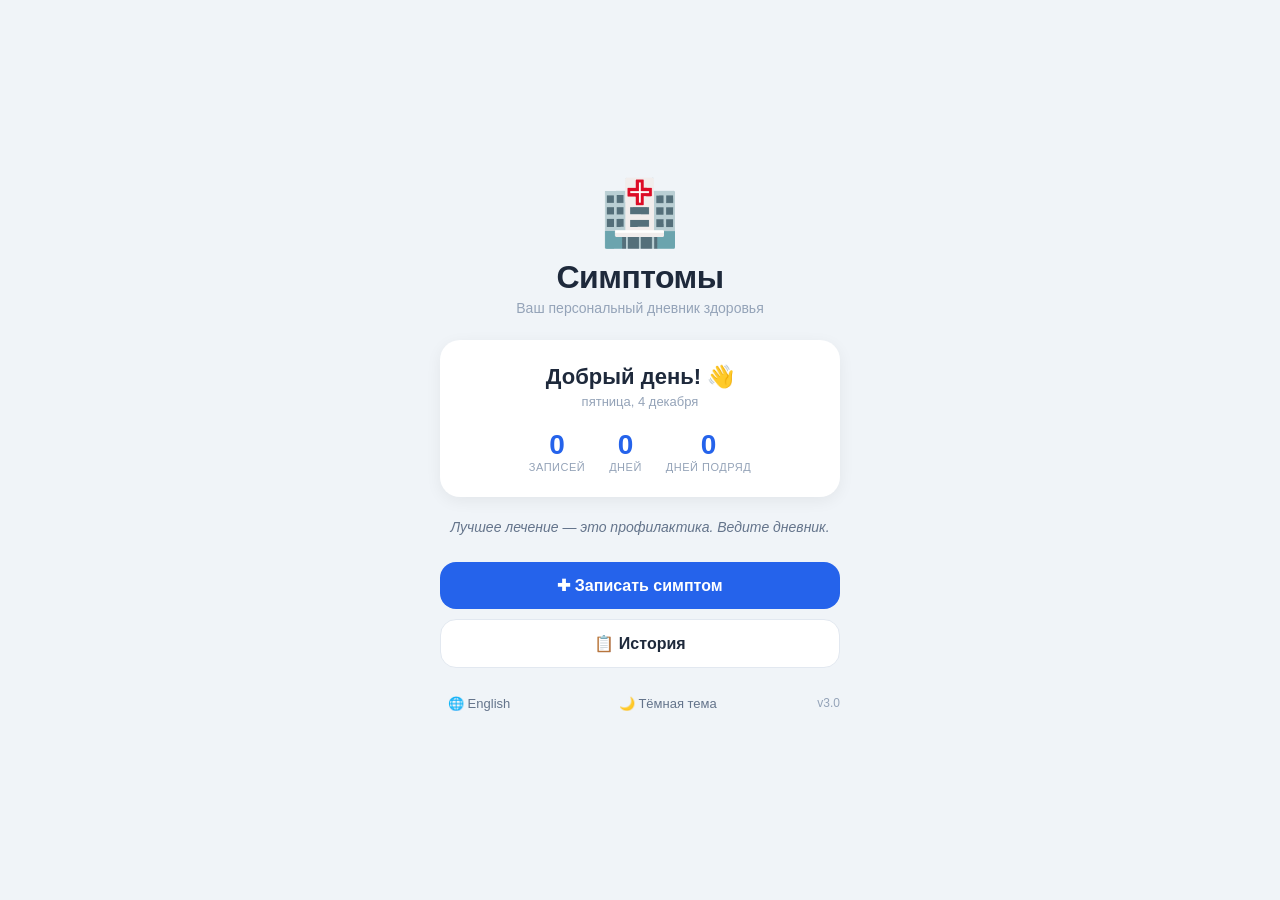
<file: index.html>
<!DOCTYPE html>
<html lang="ru">
<head>
    <meta charset="UTF-8">
    <meta name="viewport" content="width=device-width, initial-scale=1.0, maximum-scale=1.0, user-scalable=no, viewport-fit=cover">
    <meta name="apple-mobile-web-app-capable" content="yes">
    <meta name="apple-mobile-web-app-status-bar-style" content="black-translucent">
    <meta name="theme-color" content="#f0f4f8">
    <title>МедКарта</title>
    <link rel="manifest" href="manifest.json">
    <link rel="stylesheet" href="style.css">
</head>
<body>

    <div class="welcome-screen" id="welcome-screen">
        <div class="welcome-content">
            <div class="welcome-icon">🏥</div>
            <h1 class="welcome-title">Симптомы</h1>
            <p class="welcome-subtitle">Ваш персональный дневник здоровья</p>
            <div class="welcome-card">
                <div class="welcome-greeting" id="welcome-greeting"></div>
                <p class="welcome-date" id="welcome-date"></p>
                <div class="welcome-stats">
                    <div class="stat-item"><div class="stat-value" id="stat-records">0</div><div class="stat-label">записей</div></div>
                    <div class="stat-item"><div class="stat-value" id="stat-days">0</div><div class="stat-label">дней</div></div>
                    <div class="stat-item"><div class="stat-value" id="stat-streak">0</div><div class="stat-label">дней подряд</div></div>
                </div>
            </div>
            <div class="welcome-motivation" id="welcome-motivation"></div>
            <div class="welcome-actions">
                <button class="welcome-btn primary" id="btn-start-record">✚ Записать симптом</button>
                <button class="welcome-btn secondary" id="btn-go-history">📋 История</button>
            </div>
            <div class="welcome-footer">
                <button class="lang-switch" id="lang-switch">🌐 English</button>
                <button class="theme-switch" id="theme-switch">🌙 Тёмная тема</button>
                <span class="version">v3.0</span>
            </div>
        </div>
    </div>

    <div class="app-screen" id="app-screen" style="display:none;">
        <div class="header">
            <button class="back-btn" id="back-btn">←</button>
            <h1>🩺 Симптомы</h1>
            <div class="header-actions">
                <button class="theme-switch-sm" id="theme-switch-sm" title="Тема">🌓</button>
                <div class="date-badge" id="today-date"></div>
            </div>
        </div>

        <div class="tabs">
            <div class="tab active" data-panel="p-in">Ввод</div>
            <div class="tab" data-panel="p-hist">История</div>
            <div class="tab" data-panel="p-rep">Отчёт</div>
        </div>

        <div class="panel active" id="p-in">
            <div class="view-toggle">
                <button class="view-btn active" data-view="body">Тело</button>
                <button class="view-btn" data-view="organs">Органы</button>
            </div>

            <!-- СИЛУЭТ ТЕЛА -->
            <div class="silhouette-container" id="silhouette-body">
                <svg viewBox="0 0 240 520">
                    <defs>
                        <filter id="bs"><feDropShadow dx="0" dy="2" stdDeviation="3" flood-opacity="0.08"/></filter>
                    </defs>
                    <g filter="url(#bs)">
                        <ellipse cx="120" cy="40" rx="30" ry="34" class="zone" data-zone="Голова"/>
                        <rect x="106" y="70" width="28" height="22" rx="6" class="zone" data-zone="Шея"/>
                        <path d="M74 90 C74 90, 64 124, 64 160 L64 255 C64 268, 72 279, 91 283 L120 288 L149 283 C168 279, 176 268, 176 255 L176 160 C176 124, 166 90, 166 90 C157 84, 144 78, 120 78 C96 78, 83 84, 74 90 Z" class="zone" data-zone="Торс"/>
                        <path d="M74 98 C63 102, 44 112, 30 130 C21 143, 18 160, 17 178 C16 196, 17 213, 19 229 C20 242, 25 253, 34 260 C42 265, 51 260, 56 251 C58 245, 58 237, 56 228" class="zone" data-zone="Левая рука"/>
                        <ellipse cx="44" cy="264" rx="20" ry="13" class="zone" data-zone="Левая кисть"/>
                        <path d="M166 98 C177 102, 196 112, 210 130 C219 143, 222 160, 223 178 C224 196, 223 213, 221 229 C220 242, 215 253, 206 260 C198 265, 189 260, 184 251 C182 245, 182 237, 184 228" class="zone" data-zone="Правая рука"/>
                        <ellipse cx="196" cy="264" rx="20" ry="13" class="zone" data-zone="Правая кисть"/>
                        <ellipse cx="120" cy="292" rx="56" ry="24" class="zone" data-zone="Таз"/>
                        <path d="M89 305 C80 310, 69 326, 62 353 L58 415 C55 435, 53 453, 56 470 C58 481, 67 488, 80 486 C91 484, 100 474, 102 460" class="zone" data-zone="Левая нога"/>
                        <ellipse cx="80" cy="496" rx="28" ry="12" class="zone" data-zone="Левая стопа"/>
                        <path d="M151 305 C160 310, 171 326, 178 353 L182 415 C185 435, 187 453, 184 470 C182 481, 173 488, 160 486 C149 484, 140 474, 138 460" class="zone" data-zone="Правая нога"/>
                        <ellipse cx="160" cy="496" rx="28" ry="12" class="zone" data-zone="Правая стопа"/>
                    </g>
                </svg>
            </div>

            <!-- СИЛУЭТ ОРГАНОВ (ПОЛНОСТЬЮ ПЕРЕРАБОТАН) -->
            <div class="silhouette-container" id="silhouette-organs" style="display:none;">
                <svg viewBox="0 0 240 520">
                    <defs>
                        <filter id="os"><feDropShadow dx="0" dy="2" stdDeviation="3" flood-opacity="0.12"/></filter>
                    </defs>
                    <g filter="url(#os)">
                        <!-- Фон тела -->
                        <ellipse cx="120" cy="40" rx="30" ry="34" fill="#f0f4f8" stroke="#c8cdd5" stroke-width="1" opacity="0.2"/>
                        <path d="M74 90 C74 90, 64 124, 64 160 L64 255 C64 268, 72 279, 91 283 L120 288 L149 283 C168 279, 176 268, 176 255 L176 160 C176 124, 166 90, 166 90 C157 84, 144 78, 120 78 C96 78, 83 84, 74 90 Z" fill="#f0f4f8" stroke="#c8cdd5" stroke-width="1" opacity="0.2"/>

                        <!-- МОЗГ -->
                        <ellipse cx="120" cy="30" rx="24" ry="20" class="zone organ-zone" data-zone="Голова" data-organ="Мозг"/>
                        <path d="M106 20 Q120 14 134 20" fill="none" stroke="#94a3b8" stroke-width="1.5" opacity="0.5" pointer-events="none"/>
                        <path d="M104 28 Q120 22 136 28" fill="none" stroke="#94a3b8" stroke-width="1.5" opacity="0.5" pointer-events="none"/>
                        <text x="120" y="35" text-anchor="middle" font-size="9" fill="#1e293b" font-weight="700" pointer-events="none">Мозг</text>

                        <!-- ГЛАЗА -->
                        <ellipse cx="104" cy="20" rx="9" ry="7" class="zone organ-zone" data-zone="Голова" data-organ="Глаза"/>
                        <circle cx="104" cy="20" r="4" fill="#64748b" opacity="0.3" pointer-events="none"/>
                        <ellipse cx="136" cy="20" rx="9" ry="7" class="zone organ-zone" data-zone="Голова" data-organ="Глаза"/>
                        <circle cx="136" cy="20" r="4" fill="#64748b" opacity="0.3" pointer-events="none"/>

                        <!-- УШИ -->
                        <ellipse cx="82" cy="30" rx="8" ry="12" class="zone organ-zone" data-zone="Голова" data-organ="Уши"/>
                        <ellipse cx="158" cy="30" rx="8" ry="12" class="zone organ-zone" data-zone="Голова" data-organ="Уши"/>

                        <!-- ГОРЛО -->
                        <rect x="106" y="68" width="28" height="26" rx="8" class="zone organ-zone" data-zone="Шея" data-organ="Горло"/>
                        <text x="120" y="86" text-anchor="middle" font-size="9" fill="#1e293b" font-weight="700" pointer-events="none">Горло</text>

                        <!-- ЩИТОВИДНАЯ -->
                        <path d="M102 96 C102 90, 114 88, 120 90 C126 88, 138 90, 138 96 C138 102, 126 104, 120 104 C114 104, 102 102, 102 96 Z" class="zone organ-zone" data-zone="Шея" data-organ="Щитовидная железа"/>

                        <!-- ТРАХЕЯ -->
                        <rect x="114" y="94" width="12" height="30" rx="4" class="zone organ-zone" data-zone="Шея" data-organ="Трахея"/>

                        <!-- СЕРДЦЕ (БОЛЬШОЕ) -->
                        <path d="M105 124 C94 114, 80 124, 82 140 C84 154, 105 172, 105 172 C105 172, 126 154, 128 140 C130 124, 116 114, 105 124 Z" class="zone organ-zone" data-zone="Торс" data-organ="Сердце"/>
                        <text x="105" y="147" text-anchor="middle" font-size="10" fill="#1e293b" font-weight="700" pointer-events="none">Сердце</text>

                        <!-- ЛЁГКИЕ (БОЛЬШИЕ, КАК У ЧЕЛОВЕКА) -->
                        <!-- Левое -->
                        <path d="M86 128 C76 118, 66 134, 68 154 C70 172, 86 186, 96 188 L100 186 L96 194 C86 188, 76 174, 72 156 C68 138, 72 120, 86 128 Z" class="zone organ-zone" data-zone="Торс" data-organ="Лёгкие"/>
                        <text x="80" y="158" text-anchor="middle" font-size="9" fill="#1e293b" font-weight="700" pointer-events="none">Лёгкое</text>

                        <!-- Правое -->
                        <path d="M154 128 C164 118, 174 134, 172 154 C170 172, 154 186, 144 188 L140 186 L144 194 C154 188, 164 174, 168 156 C172 138, 168 120, 154 128 Z" class="zone organ-zone" data-zone="Торс" data-organ="Лёгкие"/>
                        <text x="160" y="158" text-anchor="middle" font-size="9" fill="#1e293b" font-weight="700" pointer-events="none">Лёгкое</text>

                        <!-- ПЕЧЕНЬ (БОЛЬШАЯ) -->
                        <path d="M86 190 C76 182, 72 198, 78 212 C84 226, 104 234, 120 234 C136 234, 152 226, 156 216 C160 206, 152 194, 142 190 C134 186, 122 184, 110 186 C102 188, 94 194, 86 190 Z" class="zone organ-zone" data-zone="Торс" data-organ="Печень"/>
                        <text x="118" y="214" text-anchor="middle" font-size="10" fill="#1e293b" font-weight="700" pointer-events="none">Печень</text>

                        <!-- ЖЕЛУДОК (БОЛЬШОЙ) -->
                        <path d="M92 208 C84 200, 80 216, 84 232 C88 246, 100 258, 116 260 C130 262, 144 252, 148 238 C152 226, 144 212, 136 208 C128 204, 118 200, 108 204 C100 208, 96 212, 92 208 Z" class="zone organ-zone" data-zone="Торс" data-organ="Желудок"/>
                        <text x="116" y="235" text-anchor="middle" font-size="10" fill="#1e293b" font-weight="700" pointer-events="none">Желудок</text>

                        <!-- ЖЕЛЧНЫЙ -->
                        <ellipse cx="88" cy="200" rx="8" ry="10" class="zone organ-zone" data-zone="Торс" data-organ="Желчный пузырь"/>

                        <!-- СЕЛЕЗЁНКА -->
                        <ellipse cx="72" cy="190" rx="10" ry="14" class="zone organ-zone" data-zone="Торс" data-organ="Селезёнка"/>

                        <!-- ПОЧКИ (БОЛЬШИЕ) -->
                        <ellipse cx="80" cy="218" rx="14" ry="18" class="zone organ-zone" data-zone="Торс" data-organ="Почки"/>
                        <text x="80" y="224" text-anchor="middle" font-size="8" fill="#1e293b" font-weight="700" pointer-events="none">Почка</text>
                        <ellipse cx="160" cy="218" rx="14" ry="18" class="zone organ-zone" data-zone="Торс" data-organ="Почки"/>
                        <text x="160" y="224" text-anchor="middle" font-size="8" fill="#1e293b" font-weight="700" pointer-events="none">Почка</text>

                        <!-- КИШЕЧНИК (ТОЛСТЫЙ, ВОЛНИСТЫЙ) -->
                        <path d="M78 254 C70 266, 86 274, 92 266 C96 258, 94 274, 102 280 C108 286, 116 272, 124 280 C130 288, 138 274, 146 280 C152 286, 160 274, 168 280 C174 286, 178 274, 170 264 C164 254, 154 248, 144 250 C134 254, 126 246, 116 250 C106 254, 98 246, 90 250 C82 254, 82 248, 78 254 Z" fill="none" stroke="#c8cdd5" stroke-width="14" stroke-linecap="round" stroke-linejoin="round" class="zone organ-zone" data-zone="Торс" data-organ="Кишечник"/>
                        <text x="126" y="270" text-anchor="middle" font-size="8" fill="#1e293b" font-weight="700" pointer-events="none">Кишечник</text>

                        <!-- ПОДЖЕЛУДОЧНАЯ -->
                        <path d="M94 250 C90 244, 106 238, 120 240 C134 242, 150 246, 154 254 C150 260, 138 262, 124 260 C110 258, 98 256, 94 250 Z" class="zone organ-zone" data-zone="Торс" data-organ="Поджелудочная"/>

                        <!-- АППЕНДИКС -->
                        <circle cx="70" cy="264" r="8" class="zone organ-zone" data-zone="Торс" data-organ="Аппендикс"/>

                        <!-- МОЧЕВОЙ ПУЗЫРЬ -->
                        <ellipse cx="120" cy="290" rx="22" ry="16" class="zone organ-zone" data-zone="Таз" data-organ="Мочевой пузырь"/>
                        <text x="120" y="295" text-anchor="middle" font-size="8" fill="#1e293b" font-weight="700" pointer-events="none">Мочевой пузырь</text>

                        <!-- РЕПРОДУКТИВНЫЕ -->
                        <ellipse cx="120" cy="314" rx="20" ry="10" class="zone organ-zone" data-zone="Таз" data-organ="Репродуктивные органы"/>

                        <!-- ТАЗОБЕДРЕННЫЕ -->
                        <circle cx="94" cy="294" rx="11" ry="11" class="zone organ-zone" data-zone="Таз" data-organ="Тазобедренный сустав"/>
                        <circle cx="146" cy="294" rx="11" ry="11" class="zone organ-zone" data-zone="Таз" data-organ="Тазобедренный сустав"/>

                        <!-- ПЛЕЧИ -->
                        <circle cx="48" cy="130" rx="10" ry="10" class="zone organ-zone" data-zone="Левая рука" data-organ="Плечо"/>
                        <text x="48" y="134" text-anchor="middle" font-size="7" fill="#1e293b" font-weight="600" pointer-events="none">Плечо</text>
                        <circle cx="192" cy="130" rx="10" ry="10" class="zone organ-zone" data-zone="Правая рука" data-organ="Плечо"/>
                        <text x="192" y="134" text-anchor="middle" font-size="7" fill="#1e293b" font-weight="600" pointer-events="none">Плечо</text>

                        <!-- ЛОКТИ -->
                        <circle cx="38" cy="210" rx="9" ry="9" class="zone organ-zone" data-zone="Левая рука" data-organ="Локоть"/>
                        <circle cx="202" cy="210" rx="9" ry="9" class="zone organ-zone" data-zone="Правая рука" data-organ="Локоть"/>

                        <!-- КОЛЕНИ -->
                        <circle cx="74" cy="370" rx="12" ry="12" class="zone organ-zone" data-zone="Левая нога" data-organ="Колено"/>
                        <text x="74" y="376" text-anchor="middle" font-size="7" fill="#1e293b" font-weight="600" pointer-events="none">Колено</text>
                        <circle cx="166" cy="370" rx="12" ry="12" class="zone organ-zone" data-zone="Правая нога" data-organ="Колено"/>
                        <text x="166" y="376" text-anchor="middle" font-size="7" fill="#1e293b" font-weight="600" pointer-events="none">Колено</text>

                        <!-- ИКРЫ -->
                        <ellipse cx="74" cy="410" rx="12" ry="20" class="zone organ-zone" data-zone="Левая нога" data-organ="Икроножная мышца"/>
                        <text x="74" y="418" text-anchor="middle" font-size="7" fill="#1e293b" font-weight="600" pointer-events="none">Икра</text>
                        <ellipse cx="166" cy="410" rx="12" ry="20" class="zone organ-zone" data-zone="Правая нога" data-organ="Икроножная мышца"/>
                        <text x="166" y="418" text-anchor="middle" font-size="7" fill="#1e293b" font-weight="600" pointer-events="none">Икра</text>
                    </g>
                </svg>
            </div>

            <div class="section-title" id="selected-info" style="text-align:center;min-height:22px;font-size:14px;"></div>

            <div class="section-title">Тип</div>
            <div class="btn-row" id="type-buttons">
                <div class="btn" data-type="Боль">Боль</div>
                <div class="btn" data-type="Тошнота">Тошнота</div>
                <div class="btn" data-type="Головокружение">Круж.гол</div>
                <div class="btn" data-type="Онемение">Онемение</div>
                <div class="btn" data-type="Жжение">Жжение</div>
                <div class="btn" data-type="Давление">Давление</div>
                <div class="btn" data-type="Спазм">Спазм</div>
                <div class="btn" data-type="Другое">Другое</div>
            </div>

            <div id="pain-char-row" style="display:none;">
                <div class="section-title">Характер</div>
                <div class="btn-row" id="pain-char-buttons">
                    <div class="btn" data-pain-char="Острая">Острая</div>
                    <div class="btn" data-pain-char="Тянущая">Тянущая</div>
                    <div class="btn" data-pain-char="Пульсирующая">Пульсир</div>
                    <div class="btn" data-pain-char="Тупая">Тупая</div>
                </div>
            </div>

            <div class="section-title">Интенсивность</div>
            <div class="intensity-row" id="intensity-buttons"></div>

            <textarea class="note-input" placeholder="Заметка" id="note"></textarea>
            <button class="save-btn" id="save-btn">Зафиксировать</button>
            <div class="saved-msg" id="saved-msg">✅ Записано</div>
        </div>

        <div class="panel" id="p-hist"><div id="history-list"></div></div>

        <div class="panel" id="p-rep">
            <div class="card">
                <div class="section-title" style="margin-top:0">Период</div>
                <div class="report-row">
                    <input type="date" id="r-from"><span>—</span><input type="date" id="r-to">
                    <button class="report-btn" id="gen-rep">Показать</button>
                </div>
                <div class="report-output" id="rep-out">Выбери период и нажми «Показать».</div>
                <div class="report-actions">
                    <button class="copy-btn" id="copy-rep">📋 Скопировать</button>
                    <button class="copy-btn" id="pdf-rep">🖨️ Сохранить PDF</button>
                </div>
            </div>
        </div>

        <div class="modal-overlay" id="modal-overlay">
            <div class="modal">
                <h3>📝 Детали</h3>
                <div id="modal-content"></div>
                <div class="btn-row">
                    <button class="btn-close-modal" id="btn-close">Закрыть</button>
                    <button class="btn-save-context" id="btn-save">Сохранить</button>
                </div>
            </div>
        </div>
    </div>

    <script src="script.js"></script>
</body>
</html>
</file>
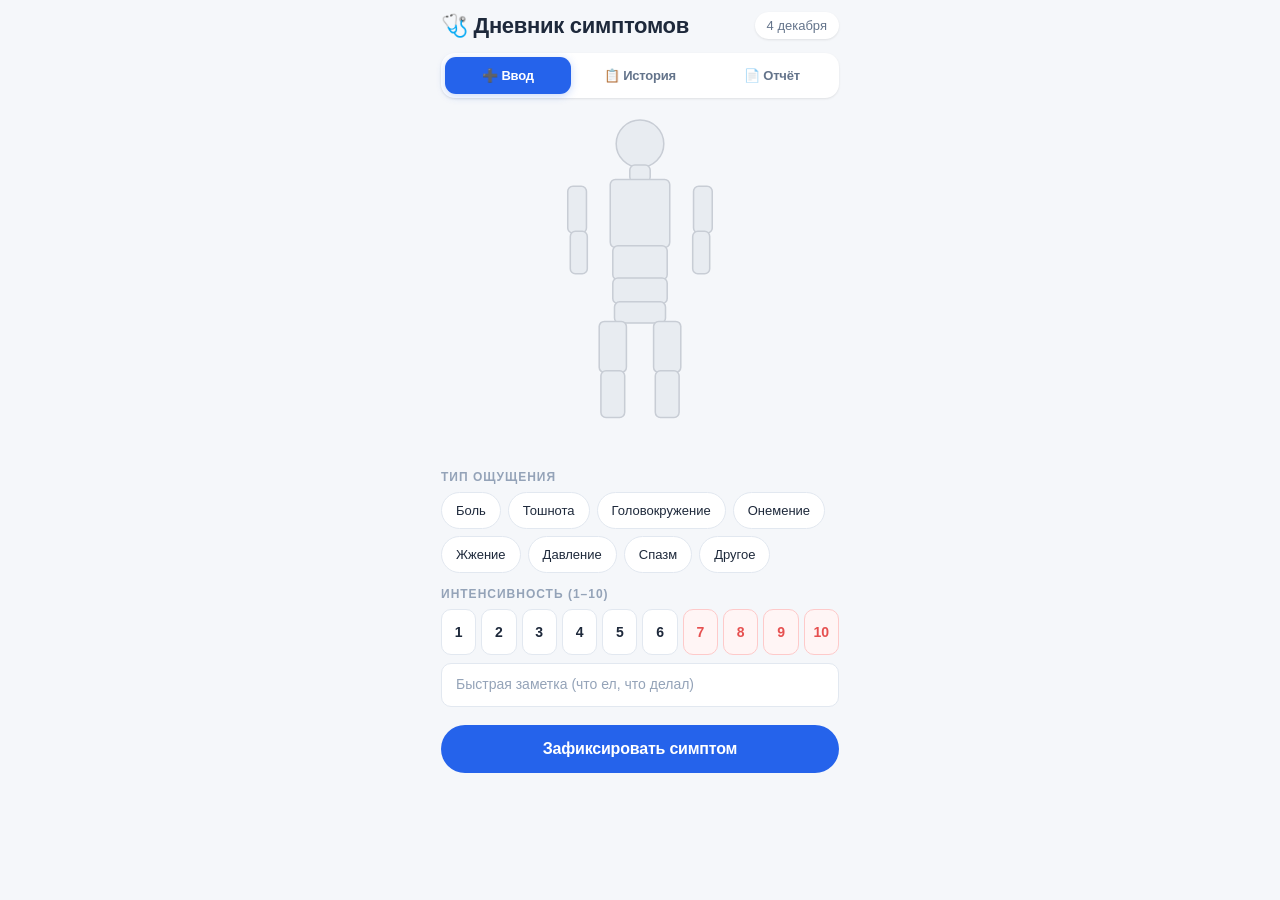
<file: симптомы.html>
<!DOCTYPE html>
<html lang="ru">
<head>
    <meta charset="UTF-8">
    <meta name="viewport" content="width=device-width, initial-scale=1.0, maximum-scale=1.0, user-scalable=no, viewport-fit=cover">
    <meta name="apple-mobile-web-app-capable" content="yes">
    <meta name="apple-mobile-web-app-status-bar-style" content="default">
    <meta name="theme-color" content="#f5f7fa">
    <title>Дневник симптомов</title>

    <!-- PWA-манифест -->
    <link rel="manifest" href="data:application/manifest+json,
    {
        %22name%22: %22Дневник симптомов%22,
        %22short_name%22: %22Симптомы%22,
        %22start_url%22: %22.%22,
        %22display%22: %22standalone%22,
        %22background_color%22: %22#f5f7fa%22,
        %22theme_color%22: %22#f5f7fa%22,
        %22icons%22: [{
            %22src%22: %22data:image/svg+xml,<svg xmlns='http://www.w3.org/2000/svg' viewBox='0 0 100 100'><rect width='100' height='100' rx='22' fill='%232563eb'/><text x='50' y='68' font-size='55' text-anchor='middle' fill='white'>+</text></svg>%22,
            %22sizes%22: %22any%22,
            %22type%22: %22image/svg+xml%22
        }]
    }">

    <style>
        :root {
            --bg: #f5f7fa;
            --card: #ffffff;
            --primary: #2563eb;
            --primary-light: #eff4ff;
            --danger: #e65050;
            --danger-light: #fef2f2;
            --warning: #e5980b;
            --warning-light: #fffbeb;
            --success: #10b981;
            --success-light: #ecfdf5;
            --text: #1e293b;
            --text-secondary: #64748b;
            --text-muted: #94a3b8;
            --border: #e2e8f0;
            --shadow: 0 1px 3px rgba(0,0,0,0.06), 0 1px 2px rgba(0,0,0,0.04);
            --shadow-md: 0 4px 6px rgba(0,0,0,0.05), 0 2px 4px rgba(0,0,0,0.04);
            --radius: 14px;
            --radius-sm: 10px;
            --safe-bottom: env(safe-area-inset-bottom, 12px);
        }

        * {
            margin: 0;
            padding: 0;
            box-sizing: border-box;
        }

        body {
            font-family: -apple-system, BlinkMacSystemFont, 'SF Pro Display', 'Segoe UI', Roboto, sans-serif;
            background: var(--bg);
            color: var(--text);
            max-width: 430px;
            margin: 0 auto;
            user-select: none;
            -webkit-tap-highlight-color: transparent;
            -webkit-font-smoothing: antialiased;
            padding: 12px 16px;
            padding-bottom: calc(80px + var(--safe-bottom));
            min-height: 100vh;
        }

        /* Шапка */
        .header {
            display: flex;
            align-items: center;
            justify-content: space-between;
            margin-bottom: 14px;
        }
        .header h1 {
            font-size: 22px;
            font-weight: 700;
            color: var(--text);
            letter-spacing: -0.3px;
        }
        .header .date-badge {
            font-size: 13px;
            color: var(--text-secondary);
            background: var(--card);
            padding: 6px 12px;
            border-radius: 20px;
            font-weight: 500;
            box-shadow: var(--shadow);
        }

        /* Табы */
        .tabs {
            display: flex;
            gap: 6px;
            margin-bottom: 16px;
            background: var(--card);
            border-radius: var(--radius);
            padding: 4px;
            box-shadow: var(--shadow);
            position: sticky;
            top: 12px;
            z-index: 10;
        }
        .tab {
            flex: 1;
            text-align: center;
            padding: 11px 6px;
            border-radius: 11px;
            font-size: 13px;
            font-weight: 600;
            cursor: pointer;
            color: var(--text-secondary);
            transition: all 0.2s;
            letter-spacing: -0.2px;
        }
        .tab.active {
            background: var(--primary);
            color: #fff;
            box-shadow: 0 2px 8px rgba(37, 99, 235, 0.25);
        }

        /* Панели */
        .panel {
            display: none;
            animation: fadeIn 0.2s ease;
        }
        .panel.active {
            display: block;
        }
        @keyframes fadeIn {
            from { opacity: 0; transform: translateY(6px); }
            to { opacity: 1; transform: translateY(0); }
        }

        /* Карточка */
        .card {
            background: var(--card);
            border-radius: var(--radius);
            padding: 16px;
            box-shadow: var(--shadow);
            margin-bottom: 12px;
            border: 1px solid var(--border);
        }

        /* Силуэт */
        .silhouette-container {
            display: flex;
            justify-content: center;
            margin: 8px 0 16px;
        }
        svg {
            width: 170px;
            height: auto;
        }
        .zone {
            fill: #e8ecf1;
            stroke: #c8cdd5;
            stroke-width: 1.8;
            transition: all 0.15s;
            cursor: pointer;
            rx: 6;
        }
        .zone.active {
            fill: var(--danger);
            stroke: #c53030;
        }
        .zone-label {
            font-size: 9px;
            fill: var(--text-muted);
            text-anchor: middle;
            pointer-events: none;
        }

        /* Заголовки секций */
        .section-title {
            font-size: 12px;
            color: var(--text-muted);
            margin: 14px 0 8px;
            text-transform: uppercase;
            letter-spacing: 1px;
            font-weight: 600;
        }

        /* Кнопки */
        .btn-row {
            display: flex;
            flex-wrap: wrap;
            gap: 7px;
            margin-bottom: 6px;
        }
        .btn {
            padding: 10px 14px;
            border: 1px solid var(--border);
            background: var(--card);
            color: var(--text);
            border-radius: 25px;
            font-size: 13px;
            font-weight: 500;
            cursor: pointer;
            transition: all 0.15s;
        }
        .btn:active {
            transform: scale(0.96);
        }
        .btn.selected {
            background: var(--primary);
            border-color: var(--primary);
            color: #fff;
        }
        .btn.danger.selected {
            background: var(--danger);
            border-color: var(--danger);
        }

        /* Интенсивность */
        .intensity-row {
            display: flex;
            gap: 5px;
        }
        .int-btn {
            flex: 1;
            padding: 14px 0;
            text-align: center;
            border: 1px solid var(--border);
            background: var(--card);
            color: var(--text);
            border-radius: 10px;
            font-size: 14px;
            font-weight: 700;
            cursor: pointer;
            transition: all 0.15s;
        }
        .int-btn:active {
            transform: scale(0.94);
        }
        .int-btn.selected {
            background: var(--primary);
            border-color: var(--primary);
            color: #fff;
        }
        .int-btn.high-light {
            border-color: #fecaca;
            background: #fff5f5;
            color: var(--danger);
        }
        .int-btn.high-light.selected {
            background: var(--danger);
            border-color: var(--danger);
            color: #fff;
        }

        /* Поле ввода */
        .note-input {
            width: 100%;
            padding: 12px 14px;
            background: var(--card);
            border: 1px solid var(--border);
            border-radius: var(--radius-sm);
            color: var(--text);
            font-size: 14px;
            margin-top: 8px;
            resize: none;
            height: 44px;
            font-family: inherit;
        }
        .note-input::placeholder {
            color: var(--text-muted);
        }

        /* Кнопка сохранения */
        .save-btn {
            width: 100%;
            padding: 15px;
            margin-top: 14px;
            background: var(--primary);
            border: none;
            color: #fff;
            border-radius: 28px;
            font-size: 16px;
            font-weight: 700;
            cursor: pointer;
            letter-spacing: -0.2px;
            transition: all 0.15s;
        }
        .save-btn:active {
            transform: scale(0.97);
            opacity: 0.9;
        }
        .saved-msg {
            text-align: center;
            color: var(--success);
            margin-top: 10px;
            font-size: 14px;
            font-weight: 600;
            opacity: 0;
            transition: opacity 0.2s;
        }
        .saved-msg.show {
            opacity: 1;
        }

        /* История */
        .history-item {
            background: var(--card);
            border: 1px solid var(--border);
            border-radius: var(--radius-sm);
            padding: 14px;
            margin-bottom: 8px;
            cursor: pointer;
            display: flex;
            justify-content: space-between;
            align-items: center;
            transition: all 0.1s;
            box-shadow: var(--shadow);
        }
        .history-item:active {
            background: #f8fafc;
        }
        .history-item .left {
            display: flex;
            flex-direction: column;
            gap: 3px;
        }
        .history-item .zone-name {
            font-weight: 600;
            font-size: 15px;
            color: var(--text);
        }
        .history-item .type-name {
            font-size: 13px;
            color: var(--text-secondary);
        }
        .history-item .date-name {
            font-size: 11px;
            color: var(--text-muted);
            font-weight: 500;
        }
        .history-item .right {
            display: flex;
            align-items: center;
            gap: 8px;
        }
        .intensity-badge {
            border-radius: 8px;
            padding: 6px 10px;
            font-weight: 700;
            font-size: 13px;
        }
        .intensity-badge.high {
            background: var(--danger-light);
            color: var(--danger);
        }
        .intensity-badge.mid {
            background: var(--warning-light);
            color: var(--warning);
        }
        .intensity-badge.low {
            background: var(--primary-light);
            color: var(--primary);
        }
        .delete-btn {
            background: none;
            border: none;
            color: var(--text-muted);
            font-size: 18px;
            cursor: pointer;
            padding: 6px;
            border-radius: 50%;
            width: 32px;
            height: 32px;
            transition: all 0.1s;
        }
        .delete-btn:active {
            background: var(--danger-light);
            color: var(--danger);
        }
        .empty-history {
            text-align: center;
            color: var(--text-muted);
            font-size: 15px;
            padding: 40px 20px;
            line-height: 1.6;
        }
        .context-indicator {
            display: inline-block;
            width: 7px;
            height: 7px;
            border-radius: 50%;
            background: var(--success);
            margin-left: 4px;
            vertical-align: middle;
        }

        /* Модалка */
        .modal-overlay {
            display: none;
            position: fixed;
            top: 0;
            left: 0;
            width: 100%;
            height: 100%;
            background: rgba(15, 23, 42, 0.5);
            backdrop-filter: blur(4px);
            -webkit-backdrop-filter: blur(4px);
            z-index: 100;
            justify-content: center;
            align-items: center;
        }
        .modal-overlay.open {
            display: flex;
        }
        .modal {
            background: var(--card);
            border-radius: 20px;
            padding: 20px;
            width: 90%;
            max-width: 380px;
            max-height: 80vh;
            overflow-y: auto;
            box-shadow: 0 20px 40px rgba(0,0,0,0.15);
        }
        .modal h3 {
            margin-bottom: 14px;
            font-size: 17px;
            font-weight: 700;
        }
        .modal .field {
            margin-bottom: 12px;
        }
        .modal label {
            display: block;
            font-size: 12px;
            color: var(--text-muted);
            margin-bottom: 5px;
            font-weight: 600;
            text-transform: uppercase;
            letter-spacing: 0.5px;
        }
        .modal input,
        .modal textarea {
            width: 100%;
            padding: 12px;
            background: var(--bg);
            border: 1px solid var(--border);
            border-radius: var(--radius-sm);
            color: var(--text);
            font-size: 14px;
            font-family: inherit;
        }
        .modal textarea {
            height: 60px;
            resize: none;
        }
        .modal .btn-row {
            display: flex;
            gap: 8px;
            margin-top: 16px;
        }
        .modal .btn-save-context {
            flex: 1;
            padding: 13px;
            background: var(--primary);
            border: none;
            color: #fff;
            border-radius: 25px;
            font-weight: 600;
            font-size: 15px;
            cursor: pointer;
        }
        .modal .btn-close-modal {
            flex: 1;
            padding: 13px;
            background: var(--bg);
            border: 1px solid var(--border);
            color: var(--text-secondary);
            border-radius: 25px;
            font-weight: 600;
            font-size: 15px;
            cursor: pointer;
        }

        /* Отчёт */
        .report-controls {
            display: flex;
            gap: 8px;
            margin-bottom: 14px;
            align-items: center;
        }
        .report-controls input {
            flex: 1;
            padding: 12px;
            background: var(--card);
            border: 1px solid var(--border);
            border-radius: var(--radius-sm);
            color: var(--text);
            font-size: 14px;
            font-family: inherit;
        }
        .report-controls span {
            color: var(--text-muted);
            font-weight: 500;
        }
        .report-btn {
            padding: 12px 20px;
            background: var(--primary);
            border: none;
            color: #fff;
            border-radius: 25px;
            font-weight: 600;
            font-size: 14px;
            cursor: pointer;
            white-space: nowrap;
        }
        .report-output {
            background: var(--card);
            border: 1px solid var(--border);
            border-radius: var(--radius-sm);
            padding: 16px;
            font-size: 13px;
            line-height: 1.7;
            white-space: pre-wrap;
            max-height: 55vh;
            overflow-y: auto;
            color: var(--text);
            font-family: 'SF Mono', 'Menlo', monospace;
        }
        .copy-btn {
            width: 100%;
            padding: 14px;
            margin-top: 10px;
            background: var(--card);
            border: 1px solid var(--border);
            color: var(--text);
            border-radius: 25px;
            font-size: 15px;
            font-weight: 600;
            cursor: pointer;
        }
        .copy-btn:active {
            background: var(--primary-light);
        }

        /* Адаптивность */
        @media (max-width: 380px) {
            .btn {
                padding: 8px 10px;
                font-size: 12px;
            }
            .int-btn {
                padding: 11px 0;
                font-size: 12px;
            }
            svg {
                width: 140px;
            }
        }
    </style>
</head>
<body>

    <!-- Шапка -->
    <div class="header">
        <h1>🩺 Дневник симптомов</h1>
        <div class="date-badge" id="today-date"></div>
    </div>

    <!-- Табы -->
    <div class="tabs">
        <div class="tab active" data-panel="panel-input">➕ Ввод</div>
        <div class="tab" data-panel="panel-history">📋 История</div>
        <div class="tab" data-panel="panel-report">📄 Отчёт</div>
    </div>

    <!-- ===== ПАНЕЛЬ ВВОДА ===== -->
    <div class="panel active" id="panel-input">
        <!-- Силуэт -->
        <div class="silhouette-container">
            <svg viewBox="0 0 200 400">
                <circle cx="100" cy="35" r="28" class="zone" data-zone="Голова" />
                <rect x="88" y="60" width="24" height="20" rx="5" class="zone" data-zone="Шея" />
                <rect x="65" y="77" width="70" height="80" rx="12" class="zone" data-zone="Грудь" />
                <rect x="68" y="155" width="64" height="40" rx="8" class="zone" data-zone="Живот верх" />
                <rect x="68" y="193" width="64" height="30" rx="8" class="zone" data-zone="Живот низ" />
                <rect x="15" y="85" width="22" height="55" rx="8" class="zone" data-zone="Левое плечо" />
                <rect x="18" y="138" width="20" height="50" rx="7" class="zone" data-zone="Левое предплечье" />
                <rect x="163" y="85" width="22" height="55" rx="8" class="zone" data-zone="Правое плечо" />
                <rect x="162" y="138" width="20" height="50" rx="7" class="zone" data-zone="Правое предплечье" />
                <rect x="70" y="221" width="60" height="25" rx="5" class="zone" data-zone="Поясница" />
                <rect x="52" y="244" width="32" height="60" rx="8" class="zone" data-zone="Левое бедро" />
                <rect x="116" y="244" width="32" height="60" rx="8" class="zone" data-zone="Правое бедро" />
                <rect x="54" y="302" width="28" height="55" rx="7" class="zone" data-zone="Левая голень" />
                <rect x="118" y="302" width="28" height="55" rx="7" class="zone" data-zone="Правая голень" />
            </svg>
        </div>

        <div class="section-title">Тип ощущения</div>
        <div class="btn-row" id="type-buttons">
            <div class="btn" data-type="Боль">Боль</div>
            <div class="btn" data-type="Тошнота">Тошнота</div>
            <div class="btn" data-type="Головокружение">Головокружение</div>
            <div class="btn" data-type="Онемение">Онемение</div>
            <div class="btn" data-type="Жжение">Жжение</div>
            <div class="btn" data-type="Давление">Давление</div>
            <div class="btn" data-type="Спазм">Спазм</div>
            <div class="btn" data-type="Другое">Другое</div>
        </div>

        <div id="pain-char-row" style="display:none;">
            <div class="section-title">Характер боли</div>
            <div class="btn-row" id="pain-char-buttons">
                <div class="btn" data-pain-char="Острая">Острая</div>
                <div class="btn" data-pain-char="Тянущая">Тянущая</div>
                <div class="btn" data-pain-char="Пульсирующая">Пульсирующая</div>
                <div class="btn" data-pain-char="Тупая">Тупая</div>
            </div>
        </div>

        <div class="section-title">Интенсивность (1–10)</div>
        <div class="intensity-row" id="intensity-buttons"></div>

        <textarea class="note-input" placeholder="Быстрая заметка (что ел, что делал)" id="note"></textarea>
        <button class="save-btn" id="save-btn">Зафиксировать симптом</button>
        <div class="saved-msg" id="saved-msg">✅ Записано</div>
    </div>

    <!-- ===== ПАНЕЛЬ ИСТОРИИ ===== -->
    <div class="panel" id="panel-history">
        <div id="history-list"></div>
    </div>

    <!-- ===== ПАНЕЛЬ ОТЧЁТА ===== -->
    <div class="panel" id="panel-report">
        <div class="card">
            <div class="section-title" style="margin-top:0">Период для отчёта</div>
            <div class="report-controls">
                <input type="date" id="report-date-from" title="С">
                <span>—</span>
                <input type="date" id="report-date-to" title="По">
                <button class="report-btn" id="generate-report">Показать</button>
            </div>
            <div class="report-output" id="report-output">
                Выберите период и нажмите «Показать».
            </div>
            <button class="copy-btn" id="copy-report">📋 Скопировать отчёт</button>
        </div>
    </div>

    <!-- ===== МОДАЛКА ===== -->
    <div class="modal-overlay" id="modal-overlay">
        <div class="modal">
            <h3>📝 Детали записи</h3>
            <div id="modal-content"></div>
            <div class="btn-row">
                <button class="btn-close-modal" id="btn-close-modal">Закрыть</button>
                <button class="btn-save-context" id="btn-save-context">Сохранить</button>
            </div>
        </div>
    </div>

    <script>
        // ===== СОСТОЯНИЕ =====
        let selectedZone = null;
        let selectedType = null;
        let selectedPainChar = null;
        let selectedIntensity = null;
        let currentEditId = null;

        // ===== СЕГОДНЯШНЯЯ ДАТА =====
        document.getElementById('today-date').textContent = new Date().toLocaleDateString('ru-RU', { day: 'numeric', month: 'long' });

        // ===== ГЕНЕРАЦИЯ КНОПОК ИНТЕНСИВНОСТИ =====
        const intensityRow = document.getElementById('intensity-buttons');
        for (let i = 1; i <= 10; i++) {
            const btn = document.createElement('div');
            btn.className = 'int-btn' + (i >= 7 ? ' high-light' : '');
            btn.dataset.intensity = i;
            btn.textContent = i;
            intensityRow.appendChild(btn);
        }

        // ===== ТАБЫ =====
        document.querySelectorAll('.tab').forEach(tab => {
            tab.addEventListener('click', () => {
                document.querySelectorAll('.tab').forEach(t => t.classList.remove('active'));
                document.querySelectorAll('.panel').forEach(p => p.classList.remove('active'));
                tab.classList.add('active');
                document.getElementById(tab.dataset.panel).classList.add('active');
                if (tab.dataset.panel === 'panel-history') renderHistory();
                if (tab.dataset.panel === 'panel-report') initReportDates();
            });
        });

        // ===== ВЫБОР ЗОНЫ =====
        document.querySelectorAll('.zone').forEach(zone => {
            zone.addEventListener('click', () => {
                document.querySelectorAll('.zone').forEach(z => z.classList.remove('active'));
                zone.classList.add('active');
                selectedZone = zone.dataset.zone;
            });
        });

        // ===== УНИВЕРСАЛЬНАЯ ФУНКЦИЯ ВЫБОРА =====
        function setupButtonRow(containerId, dataAttr, storageKey) {
            const container = document.getElementById(containerId);
            if (!container) return;
            container.querySelectorAll('[data-' + dataAttr + ']').forEach(btn => {
                btn.addEventListener('click', () => {
                    container.querySelectorAll('.btn, .int-btn').forEach(b => b.classList.remove('selected'));
                    btn.classList.add('selected');
                    if (storageKey === 'selectedType') {
                        selectedType = btn.dataset[dataAttr];
                        document.getElementById('pain-char-row').style.display = selectedType === 'Боль' ? 'block' : 'none';
                        if (selectedType !== 'Боль') {
                            selectedPainChar = null;
                            document.querySelectorAll('#pain-char-buttons .btn').forEach(b => b.classList.remove('selected'));
                        }
                    } else if (storageKey === 'selectedPainChar') {
                        selectedPainChar = btn.dataset[dataAttr];
                    } else if (storageKey === 'selectedIntensity') {
                        selectedIntensity = parseInt(btn.dataset[dataAttr]);
                    }
                });
            });
        }
        setupButtonRow('type-buttons', 'type', 'selectedType');
        setupButtonRow('pain-char-buttons', 'pain-char', 'selectedPainChar');
        setupButtonRow('intensity-buttons', 'intensity', 'selectedIntensity');

        // ===== СОХРАНЕНИЕ =====
        document.getElementById('save-btn').addEventListener('click', () => {
            if (!selectedZone) return alert('Выберите зону на теле');
            if (!selectedType) return alert('Выберите тип ощущения');
            if (!selectedIntensity) return alert('Выберите интенсивность (1-10)');

            const record = {
                id: Date.now(),
                dateTime: new Date().toISOString(),
                zone: selectedZone,
                type: selectedType,
                painChar: selectedType === 'Боль' ? selectedPainChar : null,
                intensity: selectedIntensity,
                note: document.getElementById('note').value,
                context: { food: '', sleep: '', activity: '', weather: '' }
            };

            const history = JSON.parse(localStorage.getItem('symptomHistory') || '[]');
            history.unshift(record);
            localStorage.setItem('symptomHistory', JSON.stringify(history));

            const msg = document.getElementById('saved-msg');
            msg.classList.add('show');
            setTimeout(() => msg.classList.remove('show'), 1500);
            resetForm();
        });

        function resetForm() {
            selectedZone = null;
            selectedType = null;
            selectedPainChar = null;
            selectedIntensity = null;
            document.querySelectorAll('.zone').forEach(z => z.classList.remove('active'));
            document.querySelectorAll('.btn, .int-btn').forEach(b => b.classList.remove('selected'));
            document.getElementById('pain-char-row').style.display = 'none';
            document.getElementById('note').value = '';
        }

        // ===== ИСТОРИЯ =====
        function renderHistory() {
            const history = JSON.parse(localStorage.getItem('symptomHistory') || '[]');
            const list = document.getElementById('history-list');
            if (history.length === 0) {
                list.innerHTML = '<div class="empty-history">Нет записей.<br>Зафиксируйте первый симптом.</div>';
                return;
            }
            list.innerHTML = history.map(r => {
                const d = new Date(r.dateTime);
                const dateStr = d.toLocaleString('ru-RU', { day: 'numeric', month: 'short', hour: '2-digit', minute: '2-digit' });
                const intClass = r.intensity >= 7 ? 'high' : (r.intensity >= 4 ? 'mid' : 'low');
                const hasContext = r.context && (r.context.food || r.context.sleep || r.context.activity);
                return `
                    <div class="history-item" data-id="${r.id}">
                        <div class="left">
                            <span class="zone-name">${r.zone} ${hasContext ? '<span class="context-indicator"></span>' : ''}</span>
                            <span class="type-name">${r.type}${r.painChar ? ', ' + r.painChar.toLowerCase() : ''}</span>
                            <span class="date-name">${dateStr}</span>
                        </div>
                        <div class="right">
                            <span class="intensity-badge ${intClass}">${r.intensity}/10</span>
                            <button class="delete-btn" data-delete-id="${r.id}" title="Удалить">✕</button>
                        </div>
                    </div>
                `;
            }).join('');
            list.querySelectorAll('.history-item').forEach(item => {
                item.addEventListener('click', (e) => {
                    if (e.target.classList.contains('delete-btn')) return;
                    openDetailModal(parseInt(item.dataset.id));
                });
            });
            list.querySelectorAll('.delete-btn').forEach(btn => {
                btn.addEventListener('click', (e) => {
                    e.stopPropagation();
                    deleteRecord(parseInt(btn.dataset.deleteId));
                });
            });
        }

        function deleteRecord(id) {
            if (!confirm('Удалить эту запись?')) return;
            let history = JSON.parse(localStorage.getItem('symptomHistory') || '[]');
            history = history.filter(r => r.id !== id);
            localStorage.setItem('symptomHistory', JSON.stringify(history));
            renderHistory();
        }

        // ===== МОДАЛКА =====
        function openDetailModal(id) {
            const history = JSON.parse(localStorage.getItem('symptomHistory') || '[]');
            const record = history.find(r => r.id === id);
            if (!record) return;
            currentEditId = id;
            const d = new Date(record.dateTime);
            const ctx = record.context || { food: '', sleep: '', activity: '', weather: '' };
            document.getElementById('modal-content').innerHTML = `
                <p style="color:var(--text-secondary);font-size:13px;margin-bottom:14px;line-height:1.5;">
                    ${d.toLocaleString('ru-RU', { day: 'numeric', month: 'long', hour: '2-digit', minute: '2-digit' })}
                    — <b style="color:var(--text)">${record.zone}</b>, ${record.type}${record.painChar ? ' (' + record.painChar.toLowerCase() + ')' : ''}, интенсивность: <b style="color:var(--text)">${record.intensity}/10</b>
                </p>
                <div class="field"><label>Что ел за час до симптома</label><input type="text" id="ctx-food" value="${ctx.food || ''}" placeholder="кофе, бутерброд, ничего"></div>
                <div class="field"><label>Сон прошлой ночью (часов)</label><input type="text" id="ctx-sleep" value="${ctx.sleep || ''}" placeholder="6"></div>
                <div class="field"><label>Что делал(а)</label><input type="text" id="ctx-activity" value="${ctx.activity || ''}" placeholder="сидел, шёл, нервничал"></div>
                <div class="field"><label>Погода</label><input type="text" id="ctx-weather" value="${ctx.weather || ''}" placeholder="дождь, низкое давление"></div>
            `;
            document.getElementById('modal-overlay').classList.add('open');
        }

        function closeModal() {
            document.getElementById('modal-overlay').classList.remove('open');
            currentEditId = null;
        }
        document.getElementById('btn-close-modal').addEventListener('click', closeModal);
        document.getElementById('modal-overlay').addEventListener('click', (e) => {
            if (e.target === document.getElementById('modal-overlay')) closeModal();
        });
        document.getElementById('btn-save-context').addEventListener('click', () => {
            if (!currentEditId) return;
            const history = JSON.parse(localStorage.getItem('symptomHistory') || '[]');
            const record = history.find(r => r.id === currentEditId);
            if (!record) return;
            record.context = {
                food: document.getElementById('ctx-food').value,
                sleep: document.getElementById('ctx-sleep').value,
                activity: document.getElementById('ctx-activity').value,
                weather: document.getElementById('ctx-weather').value
            };
            localStorage.setItem('symptomHistory', JSON.stringify(history));
            closeModal();
            renderHistory();
        });

        // ===== ОТЧЁТ =====
        function initReportDates() {
            const now = new Date();
            const weekAgo = new Date(now.getTime() - 7 * 24 * 60 * 60 * 1000);
            document.getElementById('report-date-from').value = weekAgo.toISOString().split('T')[0];
            document.getElementById('report-date-to').value = now.toISOString().split('T')[0];
        }

        document.getElementById('generate-report').addEventListener('click', () => {
            const from = new Date(document.getElementById('report-date-from').value);
            const to = new Date(document.getElementById('report-date-to').value + 'T23:59:59');
            if (isNaN(from) || isNaN(to)) return alert('Выберите обе даты');
            if (from > to) return alert('Дата «с» не может быть позже «по»');

            const history = JSON.parse(localStorage.getItem('symptomHistory') || '[]');
            const filtered = history.filter(r => {
                const d = new Date(r.dateTime);
                return d >= from && d <= to;
            });

            if (filtered.length === 0) {
                document.getElementById('report-output').textContent = 'За выбранный период нет записей.';
                return;
            }

            const byZone = {};
            const byType = {};
            let sumIntensity = 0;
            filtered.forEach(r => {
                byZone[r.zone] = (byZone[r.zone] || 0) + 1;
                const typeKey = r.type + (r.painChar ? ' (' + r.painChar.toLowerCase() + ')' : '');
                byType[typeKey] = (byType[typeKey] || 0) + 1;
                sumIntensity += r.intensity;
            });
            const avgIntensity = (sumIntensity / filtered.length).toFixed(1);
            const topZone = Object.entries(byZone).sort((a, b) => b[1] - a[1])[0];
            const topType = Object.entries(byType).sort((a, b) => b[1] - a[1])[0];

            let report = '';
            report += `ДНЕВНИК СИМПТОМОВ — ОТЧЁТ ДЛЯ ВРАЧА\n`;
            report += `${'═'.repeat(40)}\n`;
            report += `Период: с ${from.toLocaleDateString('ru-RU')} по ${to.toLocaleDateString('ru-RU')}\n`;
            report += `Всего эпизодов: ${filtered.length}\n`;
            report += `Средняя интенсивность: ${avgIntensity}/10\n`;
            report += `Чаще всего беспокоит: ${topZone[0]} (${topZone[1]} раз)\n`;
            report += `Преобладающий тип: ${topType[0]} (${topType[1]} раз)\n`;
            report += `\n${'─'.repeat(40)}\n`;
            report += `ДЕТАЛИЗАЦИЯ ПО ЭПИЗОДАМ:\n\n`;

            filtered.sort((a, b) => new Date(a.dateTime) - new Date(b.dateTime)).forEach((r, i) => {
                const d = new Date(r.dateTime);
                report += `${i + 1}. ${d.toLocaleString('ru-RU', { day: 'numeric', month: 'short', hour: '2-digit', minute: '2-digit' })}\n`;
                report += `   Зона: ${r.zone}\n`;
                report += `   Тип: ${r.type}${r.painChar ? ' (' + r.painChar.toLowerCase() + ')' : ''}\n`;
                report += `   Интенсивность: ${r.intensity}/10\n`;
                if (r.context && (r.context.food || r.context.sleep || r.context.activity || r.context.weather)) {
                    report += `   Контекст:\n`;
                    if (r.context.food) report += `     • Еда: ${r.context.food}\n`;
                    if (r.context.sleep) report += `     • Сон: ${r.context.sleep} ч\n`;
                    if (r.context.activity) report += `     • Действие: ${r.context.activity}\n`;
                    if (r.context.weather) report += `     • Погода: ${r.context.weather}\n`;
                }
                if (r.note) report += `   Заметка: ${r.note}\n`;
                report += '\n';
            });

            document.getElementById('report-output').textContent = report;
        });

        document.getElementById('copy-report').addEventListener('click', () => {
            const text = document.getElementById('report-output').textContent;
            if (text === 'Выберите период и нажмите «Показать».') return;
            navigator.clipboard.writeText(text).then(() => {
                const btn = document.getElementById('copy-report');
                btn.textContent = '✅ Скопировано!';
                setTimeout(() => btn.textContent = '📋 Скопировать отчёт', 1500);
            });
        });

        // ===== PWA Service Worker =====
        if ('serviceWorker' in navigator) {
            window.addEventListener('load', () => {
                const swCode = `
                    self.addEventListener('install', e => self.skipWaiting());
                    self.addEventListener('activate', e => self.clients.claim());
                    self.addEventListener('fetch', e => {
                        e.respondWith(
                            caches.match(e.request).then(r => r || fetch(e.request))
                        );
                    });
                `;
                const blob = new Blob([swCode], { type: 'application/javascript' });
                const swUrl = URL.createObjectURL(blob);
                navigator.serviceWorker.register(swUrl).catch(() => {});
            });
        }

        // ===== ПЕРВИЧНЫЙ РЕНДЕР =====
        renderHistory();
    </script>
</body>
</html>
</file>
<file: style.css>
:root {
    --bg: #f0f4f8; --card: #fff; --primary: #2563eb; --primary-dark: #1d4ed8;
    --danger: #e65050; --warning: #e5980b; --success: #10b981;
    --text: #1e293b; --text-secondary: #64748b; --text-muted: #94a3b8;
    --border: #e2e8f0; --shadow: 0 4px 16px rgba(0,0,0,0.06);
    --safe-top: env(safe-area-inset-top, 0px); --safe-bottom: env(safe-area-inset-bottom, 12px);
}
body.dark {
    --bg: #0f172a; --card: #1e293b; --primary: #3b82f6; --primary-dark: #2563eb;
    --text: #f1f5f9; --text-secondary: #94a3b8; --text-muted: #64748b;
    --border: #334155; --shadow: 0 4px 16px rgba(0,0,0,0.3);
}
body.dark .zone { fill: #1e293b; stroke: #475569; }
body.dark .zone.active { fill: #dc2626; stroke: #ef4444; filter: drop-shadow(0 0 8px rgba(220,38,38,0.5)); }
body.dark .organ-zone { fill: #1e293b; stroke: #475569; }
body.dark .organ-zone.active { fill: #dc2626; stroke: #ef4444; filter: drop-shadow(0 0 8px rgba(220,38,38,0.5)); }
body.dark .organ-zone text { fill: #f1f5f9; }
body.dark .btn, body.dark .int-btn { background: var(--card); color: var(--text); border-color: var(--border); }
body.dark .btn.selected { background: #3b82f6; border-color: #60a5fa; color: #fff; box-shadow: 0 0 0 2px rgba(59,130,246,0.3); }
body.dark .int-btn.selected { background: #3b82f6; border-color: #60a5fa; color: #fff; box-shadow: 0 0 0 2px rgba(59,130,246,0.3); }
body.dark .int-btn.high-light { background: #3b1a1a; border-color: #5c1a1a; color: #f87171; }
body.dark .int-btn.high-light.selected { background: #dc2626; border-color: #f87171; color: #fff; box-shadow: 0 0 0 2px rgba(220,38,38,0.4); }
body.dark .intensity-badge.high { background: #3b1a1a; color: #f87171; }
body.dark .intensity-badge.mid { background: #3b2e1a; color: #fbbf24; }
body.dark .intensity-badge.low { background: #1a2e3b; color: #60a5fa; }
body.dark .note-input, body.dark .report-row input, body.dark .modal input { background: var(--card); color: var(--text); border-color: var(--border); }
body.dark .note-input::placeholder, body.dark .modal input::placeholder { color: #64748b; }
body.dark .welcome-card, body.dark .modal { background: var(--card); }
body.dark .report-output { background: var(--bg); color: var(--text); }
body.dark .tabs { background: var(--card); }
body.dark .tab { color: var(--text-secondary); }
body.dark .tab.active { background: #3b82f6; color: #fff; }
body.dark .copy-btn { background: var(--card); color: var(--text); border-color: var(--border); }
body.dark .copy-btn:active { background: #334155; }
body.dark .btn-close-modal { background: var(--bg); color: var(--text-secondary); border-color: var(--border); }
body.dark .btn-save-context { background: #3b82f6; color: #fff; }
body.dark .back-btn:active { background: #334155; }
body.dark .theme-switch:active, body.dark .theme-switch-sm:active, body.dark .lang-switch:active { background: #334155; }
body.dark .welcome-btn.secondary { background: var(--card); color: var(--text); border-color: var(--border); }
body.dark .view-btn { background: var(--card); color: var(--text-secondary); border-color: var(--border); }
body.dark .view-btn.active { background: #3b82f6; border-color: #60a5fa; color: #fff; }

* { margin: 0; padding: 0; box-sizing: border-box; }
body { font-family: -apple-system, BlinkMacSystemFont, 'SF Pro Display', sans-serif; background: var(--bg); color: var(--text); margin: 0 auto; -webkit-tap-highlight-color: transparent; -webkit-font-smoothing: antialiased; min-height: 100vh; user-select: none; transition: background 0.3s, color 0.3s; }
.welcome-screen { padding: calc(20px + var(--safe-top)) 20px calc(30px + var(--safe-bottom)); min-height: 100vh; display: flex; align-items: center; justify-content: center; }
.welcome-content { width: 100%; max-width: 400px; text-align: center; }
.welcome-icon { font-size: 64px; margin-bottom: 8px; }
.welcome-title { font-size: 32px; font-weight: 800; letter-spacing: -0.5px; color: var(--text); margin-bottom: 4px; }
.welcome-subtitle { font-size: 14px; color: var(--text-muted); margin-bottom: 24px; }
.welcome-card { background: var(--card); border-radius: 20px; padding: 24px 20px; box-shadow: var(--shadow); margin-bottom: 20px; }
.welcome-greeting { font-size: 22px; font-weight: 700; color: var(--text); margin-bottom: 4px; }
.welcome-date { font-size: 13px; color: var(--text-muted); margin-bottom: 20px; }
.welcome-stats { display: flex; justify-content: center; gap: 24px; }
.stat-item { text-align: center; }
.stat-value { font-size: 28px; font-weight: 800; color: var(--primary); }
.stat-label { font-size: 11px; color: var(--text-muted); text-transform: uppercase; letter-spacing: 0.5px; }
.welcome-motivation { font-size: 14px; color: var(--text-secondary); margin-bottom: 24px; line-height: 1.5; font-style: italic; }
.welcome-actions { display: flex; flex-direction: column; gap: 10px; }
.welcome-btn { width: 100%; padding: 14px; border-radius: 16px; font-size: 16px; font-weight: 700; border: none; cursor: pointer; transition: all 0.15s; }
.welcome-btn:active { transform: scale(0.97); }
.welcome-btn.primary { background: var(--primary); color: #fff; }
.welcome-btn.secondary { background: var(--card); color: var(--text); border: 1px solid var(--border); }
.welcome-footer { margin-top: 24px; display: flex; justify-content: space-between; align-items: center; flex-wrap: wrap; gap: 8px; }
.lang-switch, .theme-switch { background: none; border: none; font-size: 13px; color: var(--text-secondary); cursor: pointer; padding: 4px 8px; border-radius: 8px; }
.lang-switch:active, .theme-switch:active { background: var(--border); }
.version { font-size: 12px; color: var(--text-muted); }
.app-screen { padding: 8px 12px; padding-top: calc(8px + var(--safe-top)); padding-bottom: calc(16px + var(--safe-bottom)); min-height: 100vh; }
.back-btn { background: none; border: none; font-size: 18px; color: var(--text-secondary); cursor: pointer; padding: 4px 8px; border-radius: 8px; }
.back-btn:active { background: var(--border); }
.header { display: flex; align-items: center; justify-content: space-between; margin-bottom: 8px; gap: 8px; }
.header h1 { font-size: 18px; font-weight: 700; letter-spacing: -0.2px; white-space: nowrap; flex: 1; }
.header-actions { display: flex; align-items: center; gap: 6px; }
.theme-switch-sm { background: none; border: none; font-size: 16px; cursor: pointer; padding: 2px 4px; border-radius: 6px; }
.theme-switch-sm:active { background: var(--border); }
.header .date-badge { font-size: 11px; color: var(--text-secondary); background: var(--card); padding: 4px 8px; border-radius: 14px; font-weight: 500; white-space: nowrap; }
.tabs { display: flex; gap: 3px; margin-bottom: 8px; background: var(--card); border-radius: 10px; padding: 3px; position: sticky; top: calc(4px + var(--safe-top)); z-index: 10; }
.tab { flex: 1; text-align: center; padding: 8px 0; border-radius: 8px; font-size: 11px; font-weight: 600; cursor: pointer; color: var(--text-secondary); transition: all 0.15s; white-space: nowrap; }
.tab.active { background: var(--primary); color: #fff; }
.panel { display: none; }
.panel.active { display: block; }
.view-toggle { display: flex; gap: 6px; margin-bottom: 10px; justify-content: center; }
.view-btn { padding: 10px 28px; border: 1.5px solid var(--border); background: var(--card); color: var(--text-secondary); border-radius: 18px; font-size: 14px; font-weight: 600; cursor: pointer; transition: all 0.15s; }
.view-btn.active { background: var(--primary); border-color: var(--primary); color: #fff; }
.silhouette-container { display: flex; justify-content: center; margin: 0 0 6px; }
svg { width: 240px; height: auto; margin: 0 auto; }
.zone { fill: #e8ecf1; stroke: #c8cdd5; stroke-width: 1.8; cursor: pointer; transition: fill 0.15s, filter 0.15s; }
.zone.active { fill: #e65050; stroke: #c53030; filter: drop-shadow(0 0 8px rgba(230,80,80,0.3)); }
.organ-zone { fill: #dce8f5; stroke: #94a3b8; stroke-width: 1.8; cursor: pointer; transition: fill 0.15s, filter 0.15s; }
.organ-zone.active { fill: #e65050; stroke: #c53030; filter: drop-shadow(0 0 8px rgba(230,80,80,0.3)); }
.section-title { font-size: 11px; color: var(--text-muted); margin: 8px 0 5px; text-transform: uppercase; letter-spacing: 0.7px; font-weight: 600; }
#selected-info { font-size: 14px; color: var(--primary); font-weight: 700; margin: 6px 0; }
.btn-row { display: flex; flex-wrap: wrap; gap: 5px; }
.btn { padding: 8px 12px; border: 1px solid var(--border); background: var(--card); color: var(--text); border-radius: 18px; font-size: 12px; font-weight: 500; cursor: pointer; transition: all 0.15s; }
.btn:active { transform: scale(0.96); }
.btn.selected { background: var(--primary); border-color: var(--primary); color: #fff; box-shadow: 0 0 0 2px rgba(37,99,235,0.2); }
.intensity-row { display: flex; gap: 3px; }
.int-btn { flex: 1; padding: 10px 0; text-align: center; border: 1px solid var(--border); background: var(--card); color: var(--text); border-radius: 8px; font-size: 12px; font-weight: 700; cursor: pointer; transition: all 0.15s; }
.int-btn.selected { background: var(--primary); border-color: var(--primary); color: #fff; box-shadow: 0 0 0 2px rgba(37,99,235,0.2); }
.int-btn.high-light { border-color: #fecaca; background: #fff5f5; color: var(--danger); }
.int-btn.high-light.selected { background: var(--danger); border-color: var(--danger); color: #fff; box-shadow: 0 0 0 2px rgba(230,80,80,0.3); }
.note-input { width: 100%; padding: 10px 12px; background: var(--card); border: 1px solid var(--border); border-radius: 10px; color: var(--text); font-size: 13px; margin-top: 6px; resize: none; height: 42px; font-family: inherit; }
.note-input::placeholder { color: var(--text-muted); }
.save-btn { width: 100%; padding: 14px; margin-top: 10px; background: var(--primary); border: none; color: #fff; border-radius: 20px; font-size: 16px; font-weight: 700; cursor: pointer; transition: all 0.15s; }
.save-btn:active { opacity: 0.9; transform: scale(0.97); }
.saved-msg { text-align: center; color: var(--success); margin-top: 8px; font-size: 13px; font-weight: 600; opacity: 0; transition: opacity 0.2s; }
.saved-msg.show { opacity: 1; }
.history-item { background: var(--card); border: 1px solid var(--border); border-radius: 10px; padding: 12px; margin-bottom: 6px; cursor: pointer; display: flex; justify-content: space-between; align-items: center; }
.history-item .left { display: flex; flex-direction: column; gap: 2px; flex: 1; min-width: 0; }
.history-item .zone-name { font-weight: 600; font-size: 14px; }
.history-item .type-name { font-size: 12px; color: var(--text-secondary); }
.history-item .date-name { font-size: 10px; color: var(--text-muted); }
.history-item .right { display: flex; align-items: center; gap: 6px; flex-shrink: 0; }
.intensity-badge { border-radius: 6px; padding: 4px 8px; font-weight: 700; font-size: 12px; }
.intensity-badge.high { background: #fef2f2; color: var(--danger); }
.intensity-badge.mid { background: #fffbeb; color: var(--warning); }
.intensity-badge.low { background: #eff4ff; color: var(--primary); }
.delete-btn { background: none; border: none; color: var(--text-muted); font-size: 16px; cursor: pointer; padding: 2px 8px; }
.empty-history { text-align: center; color: var(--text-muted); font-size: 14px; padding: 28px; }
.card { background: var(--card); border-radius: 12px; padding: 14px; }
.report-row { display: flex; gap: 6px; align-items: center; margin-bottom: 10px; }
.report-row input { flex: 1; padding: 8px 6px; background: var(--bg); border: 1px solid var(--border); border-radius: 8px; color: var(--text); font-size: 11px; font-family: inherit; min-width: 0; }
.report-row span { font-size: 12px; flex-shrink: 0; color: var(--text-muted); }
.report-btn { padding: 8px 14px; background: var(--primary); border: none; color: #fff; border-radius: 16px; font-weight: 600; font-size: 12px; cursor: pointer; white-space: nowrap; flex-shrink: 0; }
.report-output { background: var(--bg); border: 1px solid var(--border); border-radius: 10px; padding: 12px; font-size: 11px; line-height: 1.6; white-space: pre-wrap; max-height: 50vh; overflow-y: auto; font-family: 'SF Mono', monospace; }
.report-actions { display: flex; gap: 8px; margin-top: 8px; }
.copy-btn { flex: 1; padding: 12px; background: var(--card); border: 1px solid var(--border); color: var(--text); border-radius: 18px; font-size: 13px; font-weight: 600; cursor: pointer; transition: all 0.15s; }
.copy-btn:active { background: var(--bg); }
.modal-overlay { display: none; position: fixed; inset: 0; background: rgba(15,23,42,0.5); backdrop-filter: blur(4px); -webkit-backdrop-filter: blur(4px); z-index: 100; justify-content: center; align-items: flex-end; }
.modal-overlay.open { display: flex; }
.modal { background: var(--card); border-radius: 20px 20px 0 0; padding: 18px 16px; padding-bottom: calc(24px + var(--safe-bottom)); width: 100%; max-height: 78vh; overflow-y: auto; }
.modal h3 { font-size: 16px; margin-bottom: 12px; }
.modal .field { margin-bottom: 10px; }
.modal label { font-size: 11px; color: var(--text-muted); font-weight: 600; text-transform: uppercase; }
.modal input { width: 100%; padding: 10px; background: var(--bg); border: 1px solid var(--border); border-radius: 8px; font-size: 14px; margin-top: 3px; color: var(--text); }
.modal .btn-row { display: flex; gap: 8px; margin-top: 14px; }
.modal .btn-save-context, .modal .btn-close-modal { flex: 1; padding: 12px; border-radius: 18px; font-weight: 600; font-size: 14px; cursor: pointer; }
.modal .btn-save-context { background: var(--primary); border: none; color: #fff; }
.modal .btn-close-modal { background: var(--bg); border: 1px solid var(--border); color: var(--text-secondary); }
@media (max-width: 380px) { svg { width: 210px; } .btn { padding: 6px 10px; font-size: 11px; } .int-btn { font-size: 11px; padding: 8px 0; } }
</file>
